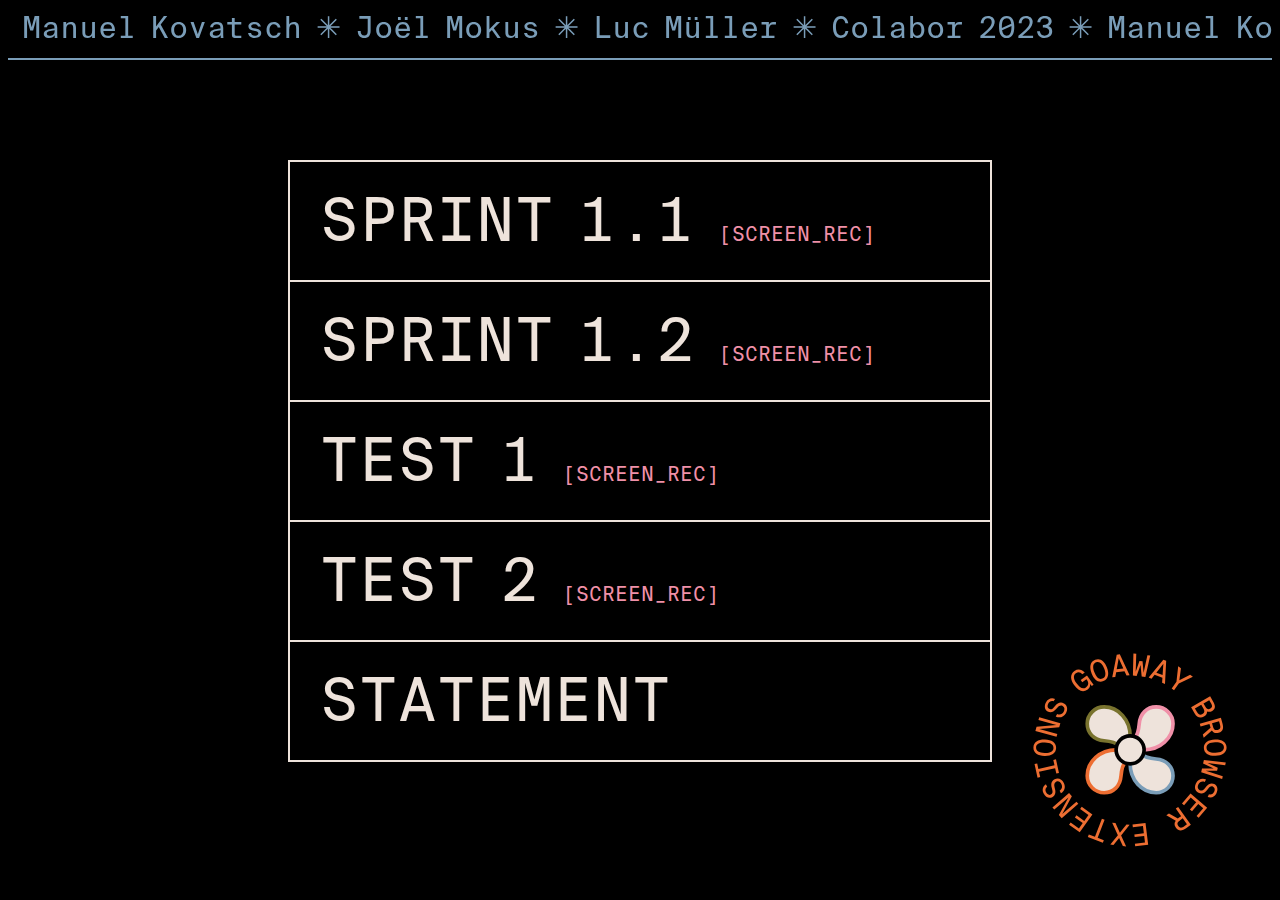
<file: index.html>
<!DOCTYPE html>
<html lang="en">
<head>
  <meta charset="UTF-8">
  <meta http-equiv="X-UA-Compatible" content="IE=edge">
  <meta name="viewport" content="width=device-width, initial-scale=1.0">
  <title>Document</title>
  <link rel="stylesheet" href="style.css">
</head>
<body>

    <div class="marquee">
      <div class="track">
        <div class="content">&nbsp;Manuel Kovatsch &#10035 Joël Mokus &#10035 Luc Müller &#10035 Colabor 2023 &#10035 Manuel Kovatsch &#10035 Joël Mokus &#10035 Luc Müller &#10035 Colabor 2023 &#10035 Manuel Kovatsch &#10035 Joël Mokus &#10035 Luc Müller &#10035 Colabor 2023 &#10035 Manuel Kovatsch &#10035 Joël Mokus &#10035 Luc Müller &#10035 Colabor 2023 &#10035 </div>
        <!-- <div class="content">&nbsp;Manuel Kovatsch – Joël Mokus – Luc Müller – Colabor 2023 –</div> -->
        <!-- <div class="content">&nbsp;Manuel Kovatsch ♥ Joël Mokus ♥ Luc Müller ♥ Colabor 2023 ♥ Manuel Kovatsch ♥ Joël Mokus ♥ Luc Müller ♥ Colabor 2023 ♥ Manuel Kovatsch ♥ Joël Mokus ♥ Luc Müller ♥ Colabor 2023 ♥ Manuel Kovatsch ♥ Joël Mokus ♥ Luc Müller ♥ Colabor 2023 ♥ </div> -->

      </div>
    </div>

    <div class="spin">
      <div class="spinning">
        <a href="goaway.html">
      <img src="font/goaway-spin.svg" alt="">
        </a>
      </div>
    </div>

  <div class="table">

    <div class="border-out">

        <div class="link-div">
          <p class="links">

            <a href="sprint-1-1/index.html">
            SPRINT 1.1
            </a>

            <a href="font/SPRINT1_screen.m4v" class="screenrec">
              [SCREEN_REC]
            </a>

          </p>
        </div>
  
      
        <div class="link-div">
          <p class="links">

            <a href="sprint-1-2/index.html">
            SPRINT 1.2
            </a>

            <a href="font/SPRINT2_screen.m4v" class="screenrec">
              [SCREEN_REC]
            </a>

          </p>
        </div>

        <div class="link-div">
          <p class="links">

            <a href="test/goaway-1.html">
            TEST 1
            </a>

            <a href="font/TEST1_Screen.mp4" target="_blank" class="screenrec">
              [SCREEN_REC]
            </a>

          </p>
        </div>

        <div class="link-div">
          <p class="links">

            <a href="test/goaway-2.html">
            TEST 2
            </a>

            <a href="font/TEST2_Screen.mp4" target="_blank" class="screenrec">
              [SCREEN_REC]
            </a>

          </p>
        </div>

        <div class="link-div" id="noborder">
          <p class="links">
            <a href="statement.html">
              Statement
            </a>
          </p>

        </div>

    </div>

  </div>
  
</body>
</html>
</file>
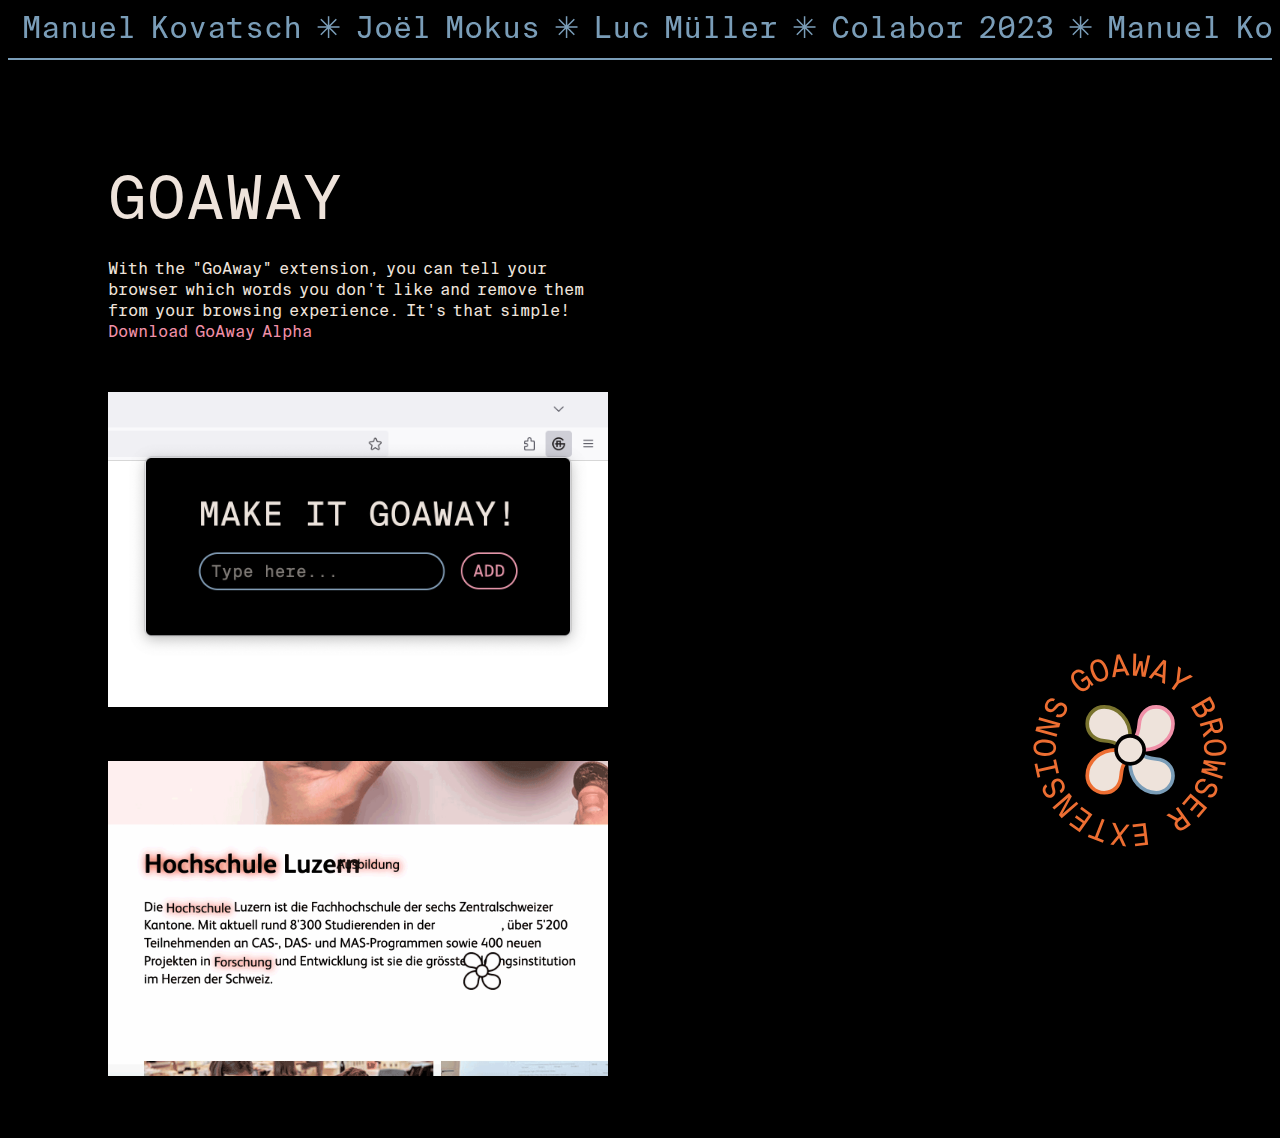
<file: goaway.html>
<!DOCTYPE html>
<html lang="en">
<head>
  <meta charset="UTF-8">
  <meta http-equiv="X-UA-Compatible" content="IE=edge">
  <meta name="viewport" content="width=device-width, initial-scale=1.0">
  <title>Document</title>
  <link rel="stylesheet" href="style.css">
</head>
<body>

  <div>

    <div class="marquee">
      <div class="track">
        <div class="content">&nbsp;Manuel Kovatsch &#10035 Joël Mokus &#10035 Luc Müller &#10035 Colabor 2023 &#10035 Manuel Kovatsch &#10035 Joël Mokus &#10035 Luc Müller &#10035 Colabor 2023 &#10035 Manuel Kovatsch &#10035 Joël Mokus &#10035 Luc Müller &#10035 Colabor 2023 &#10035 Manuel Kovatsch &#10035 Joël Mokus &#10035 Luc Müller &#10035 Colabor 2023 &#10035 </div>
        <!-- <div class="content">&nbsp;Manuel Kovatsch – Joël Mokus – Luc Müller – Colabor 2023 –</div> -->
        <!-- <div class="content">&nbsp;Manuel Kovatsch ♥ Joël Mokus ♥ Luc Müller ♥ Colabor 2023 ♥ Manuel Kovatsch ♥ Joël Mokus ♥ Luc Müller ♥ Colabor 2023 ♥ Manuel Kovatsch ♥ Joël Mokus ♥ Luc Müller ♥ Colabor 2023 ♥ Manuel Kovatsch ♥ Joël Mokus ♥ Luc Müller ♥ Colabor 2023 ♥ </div> -->

      </div>
    </div>

    <div class="spin">
      <div class="spinning">
      <img src="font/goaway-spin.svg" alt="">
      </div>
    </div>

    <div main>      

      <div class="text-div">
        <p class="statement-title">
          GoAway
        </p>

        <p class="statement">
          With the "GoAway" extension, you can tell your browser which words you don't like and remove them from your browsing experience. It's that simple! <a id="here" href="font/GoAway.zip">Download GoAway Alpha</a>
        </p>

        <img src="font/Screen_1.png" width="500" class="imgs">
        <img src="font/Screen_2.gif" width="500" class="imgs">
      </div>



    </div>

  </div>
  
</body>
</html>
</file>
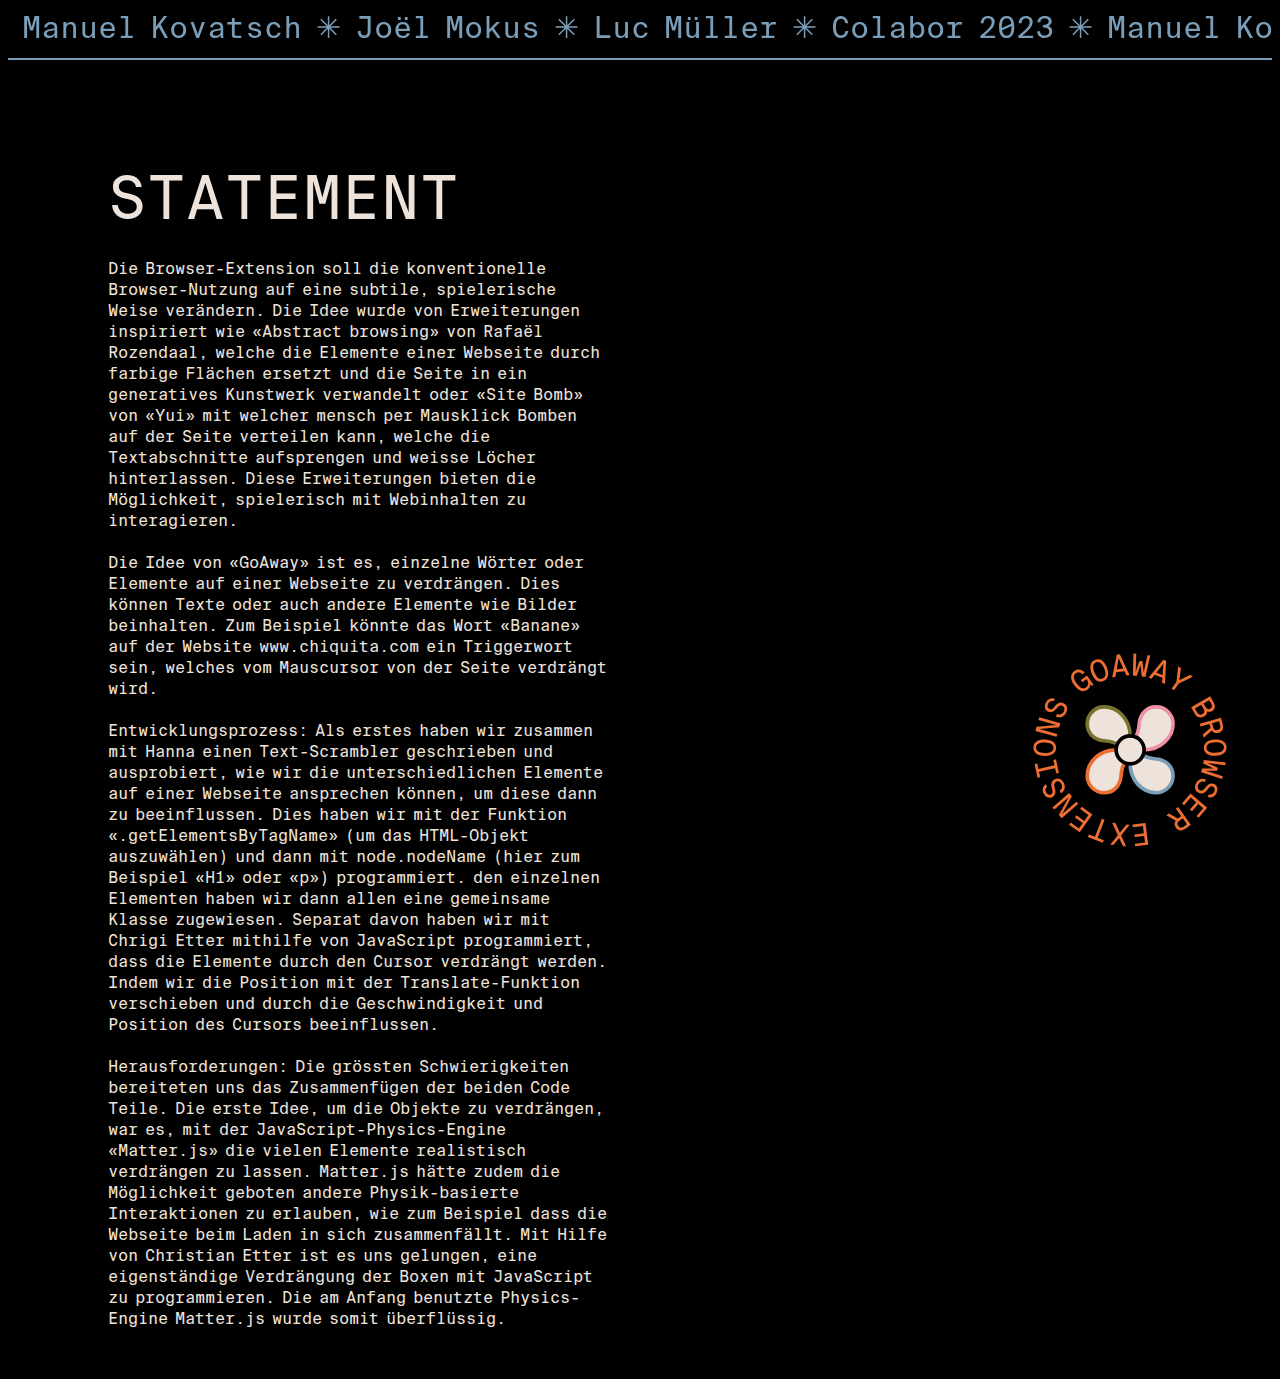
<file: statement.html>
<!DOCTYPE html>
<html lang="en">
<head>
  <meta charset="UTF-8">
  <meta http-equiv="X-UA-Compatible" content="IE=edge">
  <meta name="viewport" content="width=device-width, initial-scale=1.0">
  <title>Document</title>
  <link rel="stylesheet" href="style.css">
</head>
<body>

  <div>

    <div class="marquee">
      <div class="track">
        <div class="content">&nbsp;Manuel Kovatsch &#10035 Joël Mokus &#10035 Luc Müller &#10035 Colabor 2023 &#10035 Manuel Kovatsch &#10035 Joël Mokus &#10035 Luc Müller &#10035 Colabor 2023 &#10035 Manuel Kovatsch &#10035 Joël Mokus &#10035 Luc Müller &#10035 Colabor 2023 &#10035 Manuel Kovatsch &#10035 Joël Mokus &#10035 Luc Müller &#10035 Colabor 2023 &#10035 </div>
        <!-- <div class="content">&nbsp;Manuel Kovatsch – Joël Mokus – Luc Müller – Colabor 2023 –</div> -->
        <!-- <div class="content">&nbsp;Manuel Kovatsch ♥ Joël Mokus ♥ Luc Müller ♥ Colabor 2023 ♥ Manuel Kovatsch ♥ Joël Mokus ♥ Luc Müller ♥ Colabor 2023 ♥ Manuel Kovatsch ♥ Joël Mokus ♥ Luc Müller ♥ Colabor 2023 ♥ Manuel Kovatsch ♥ Joël Mokus ♥ Luc Müller ♥ Colabor 2023 ♥ </div> -->

      </div>
    </div>

    <div class="spin">
      <div class="spinning">
      <img src="font/goaway-spin.svg" alt="">
      </div>
    </div>

    <div main>      

      <div class="text-div">
        <p class="statement-title">
          Statement
        </p>

        <p class="statement">
          Die Browser-Extension soll die konventionelle Browser-Nutzung auf eine subtile, spielerische Weise verändern. Die Idee wurde von Erweiterungen inspiriert wie «Abstract browsing» von Rafaël Rozendaal, welche die Elemente einer Webseite durch farbige Flächen ersetzt und die Seite in ein generatives Kunstwerk verwandelt oder «Site Bomb» von «Yui» mit welcher mensch per Mausklick Bomben auf der Seite verteilen kann, welche die Textabschnitte aufsprengen und weisse Löcher hinterlassen. Diese Erweiterungen bieten die Möglichkeit, spielerisch mit Webinhalten zu interagieren.<br> <br>

Die Idee von «GoAway» ist es, einzelne Wörter oder Elemente auf einer Webseite zu verdrängen. Dies können Texte oder auch andere Elemente wie Bilder beinhalten. Zum Beispiel könnte das Wort «Banane» auf der Website www.chiquita.com ein Triggerwort sein, welches vom Mauscursor von der Seite verdrängt wird.<br> <br>

Entwicklungsprozess:
Als erstes haben wir zusammen mit Hanna einen Text-Scrambler geschrieben und ausprobiert, wie wir die unterschiedlichen Elemente auf einer Webseite ansprechen können, um diese dann zu beeinflussen. 
Dies haben wir mit der Funktion «.getElementsByTagName» (um das HTML-Objekt auszuwählen) und dann mit node.nodeName (hier zum Beispiel «H1» oder «p») programmiert. den einzelnen Elementen haben wir dann allen eine gemeinsame Klasse zugewiesen.
Separat davon haben wir mit Chrigi Etter mithilfe von JavaScript programmiert, dass die Elemente durch den Cursor verdrängt werden. Indem wir die Position mit der Translate-Funktion verschieben und durch die Geschwindigkeit und Position des Cursors beeinflussen.<br> <br>

Herausforderungen:
Die grössten Schwierigkeiten bereiteten uns das Zusammenfügen der beiden Code Teile. 
Die erste Idee, um die Objekte zu verdrängen, war es, mit der JavaScript-Physics-Engine «Matter.js» die vielen Elemente realistisch verdrängen zu lassen. Matter.js hätte zudem die Möglichkeit geboten andere Physik-basierte Interaktionen zu erlauben, wie zum Beispiel dass die Webseite beim Laden in sich zusammenfällt.  Mit Hilfe von Christian Etter ist es uns gelungen, eine eigenständige Verdrängung der Boxen mit JavaScript zu programmieren. Die am Anfang benutzte Physics-Engine Matter.js wurde somit überflüssig. 


        </p>
      </div>



    </div>

  </div>
  
</body>
</html>
</file>
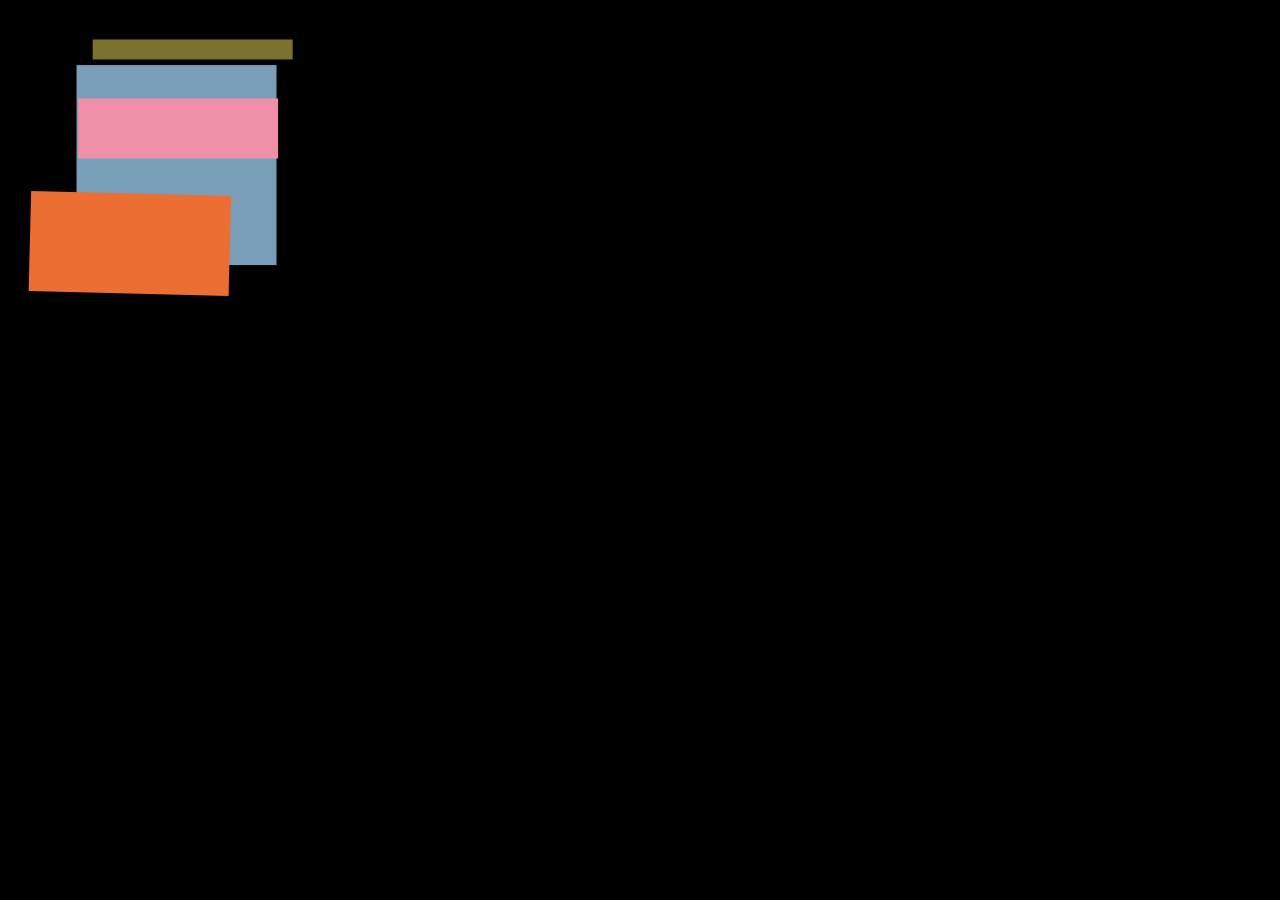
<file: test/goaway-1.html>
<!doctype html>
<html>

<head>
    <title>Test</title>
    <meta charset="utf-8">
    

</head>

<body style="margin: 0; background-color: black;">
    <div style="position: fixed; width: 200px; height: 200px; background-color: #7a9db8;"></div>
    <div style="position: fixed; width: 200px; height: 20px; background-color: #79732e;"></div>
    <div style="position: fixed; width: 200px; height: 100px; background-color: #ed6e32;"></div>
    <div style="position: fixed; width: 200px; height: 60px; background-color: #f090a8;"></div>
    <script>


        let mouse = { x: 0, y: 0 };
        document.addEventListener('mousemove', (event) => {
            mouse = { x: event.clientX, y: event.clientY };
        });

        const elements = document.getElementsByTagName("div");

        let momentum = [];
        for (let i = 0; i < elements.length; i++) {
            momentum.push({ pos: { x: Math.random()*100, y: Math.random()*100 }, speed: { x: 0, y: 0 } });

        }

        let originalPositions = [];
        for (let i = 0; i < elements.length; i++) {
            const originalPosition = { x: Math.random() * 100 + 100, y: Math.random() * 100 + 100 };
            momentum.push({ pos: { x: originalPosition.x, y: originalPosition.y }, speed: { x: 0, y: 0 } });
            originalPositions.push(originalPosition);
        }

        const distanz = 100;

        function distance(a, b) {
            var aa = a.x - b.x;
            var bb = a.y - b.y;
            return Math.sqrt(aa * aa + bb * bb);
        }

        let step = 0;
        function loop() {

            for (let i = 0; i < elements.length; i++) {

                if (distance(mouse, momentum[i].pos) < distanz) {
                    momentum[i].speed.x += ((momentum[i].pos.x - mouse.x)) / 200;
                    momentum[i].speed.y += ((momentum[i].pos.y - mouse.y)) / 200;
                }
                elements[i].style.transform = "translateX(" + (momentum[i].pos.x) + "px) translateY(" + (momentum[i].pos.y) + "px) rotate(" + (Math.abs(momentum[i].speed.y) * Math.abs(momentum[i].speed.x) * 2) + "deg)";

                momentum[i].pos.x += momentum[i].speed.x;
                momentum[i].pos.y += momentum[i].speed.y;

                momentum[i].speed.x *= 0.98;
                momentum[i].speed.y *= 0.98;

            }


            step++;
            requestAnimationFrame(loop);
        }

        loop();

    </script>
</body>

</html>
</file>
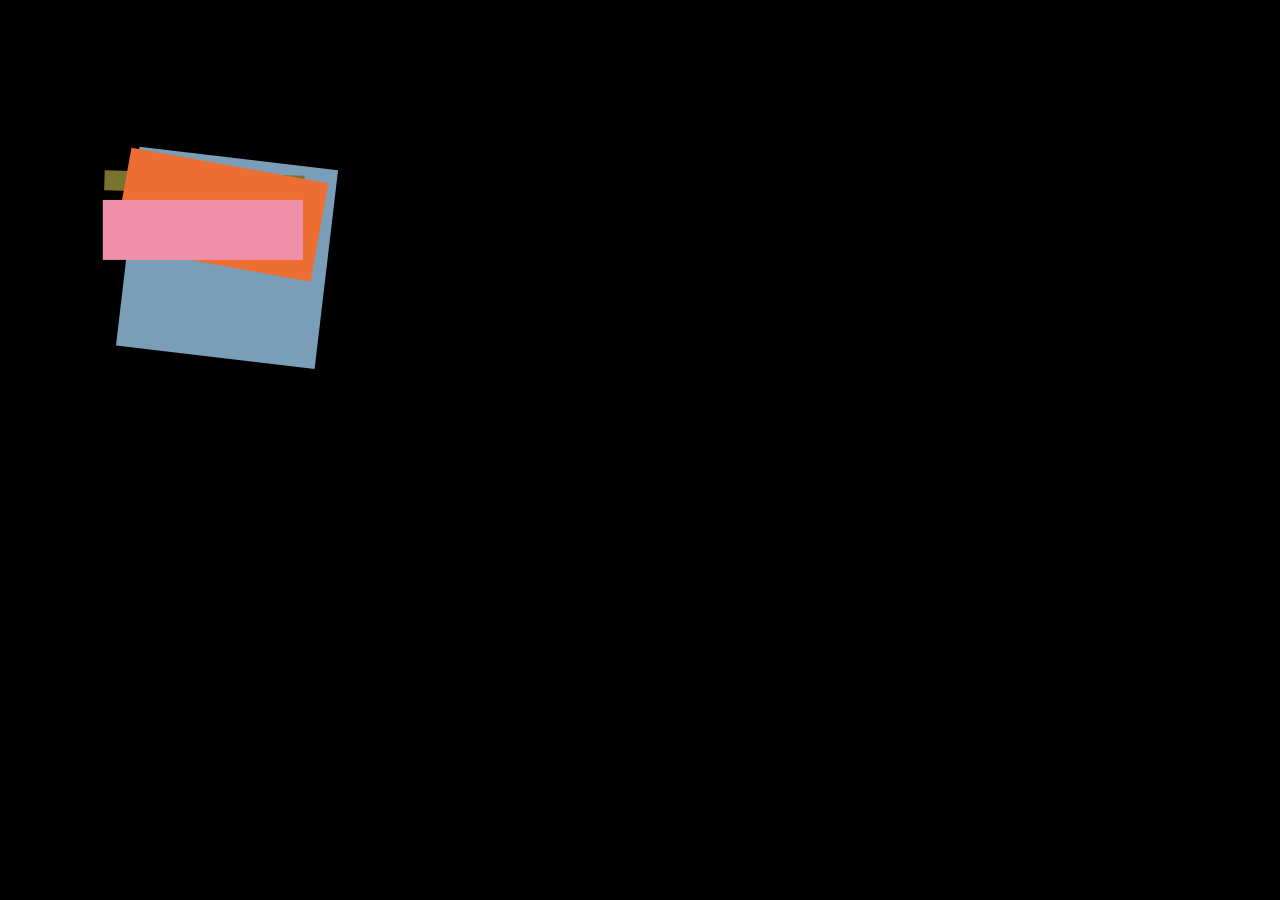
<file: test/goaway-2.html>
<!doctype html>
<html>
<head>
    <title>Test</title>
    <meta charset="utf-8">
</head>
<body style="margin: 0; background-color: black;">
    <div style="position: fixed; width: 200px; height: 200px; background-color: #7a9db8;"></div>
    <div style="position: fixed; width: 200px; height: 20px; background-color: #79732e;"></div>
    <div style="position: fixed; width: 200px; height: 100px; background-color: #ed6e32;"></div>
    <div style="position: fixed; width: 200px; height: 60px; background-color: #f090a8;"></div>
    <script>
        let mouse = { x: 0, y: 0 };
        document.addEventListener('mousemove', (event) => {
            mouse = { x: event.clientX, y: event.clientY };
        });

        const elements = document.getElementsByTagName("div");

        let momentum = [];
        let originalPositions = [];
        for (let i = 0; i < elements.length; i++) {
            const originalPosition = { x: Math.random() * 100 + 100, y: Math.random() * 100 + 100 };
            momentum.push({ pos: { x: originalPosition.x, y: originalPosition.y }, speed: { x: 0, y: 0 } });
            originalPositions.push(originalPosition);
        }

        const distanz = 200;

        function distance(a, b) {
            var aa = a.x - b.x;
            var bb = a.y - b.y;
            return Math.sqrt(aa * aa + bb * bb);
        }

        let step = 0;
        function loop() {
            for (let i = 0; i < elements.length; i++) {
                if (distance(mouse, momentum[i].pos) < distanz) {
                    momentum[i].speed.x += ((momentum[i].pos.x - mouse.x)) / 200;
                    momentum[i].speed.y += ((momentum[i].pos.y - mouse.y)) / 200;
                } else {
                    momentum[i].speed.x += ((originalPositions[i].x - momentum[i].pos.x)) / 200;
                    momentum[i].speed.y += ((originalPositions[i].y - momentum[i].pos.y)) / 200;
                }
                elements[i].style.transform = "translateX(" + (momentum[i].pos.x) + "px) translateY(" + (momentum[i].pos.y) + "px) rotate(" + (Math.abs(momentum[i].speed.y) * Math.abs(momentum[i].speed.x) * 2) + "deg)";

                momentum[i].pos.x += momentum[i].speed.x;
                momentum[i].pos.y += momentum[i].speed.y;

                momentum[i].speed.x *= 0.98;
                momentum[i].speed.y *= 0.98;
            }

            step++;
            requestAnimationFrame(loop);
        }

        loop();
    </script>
</body>
</html>
</file>
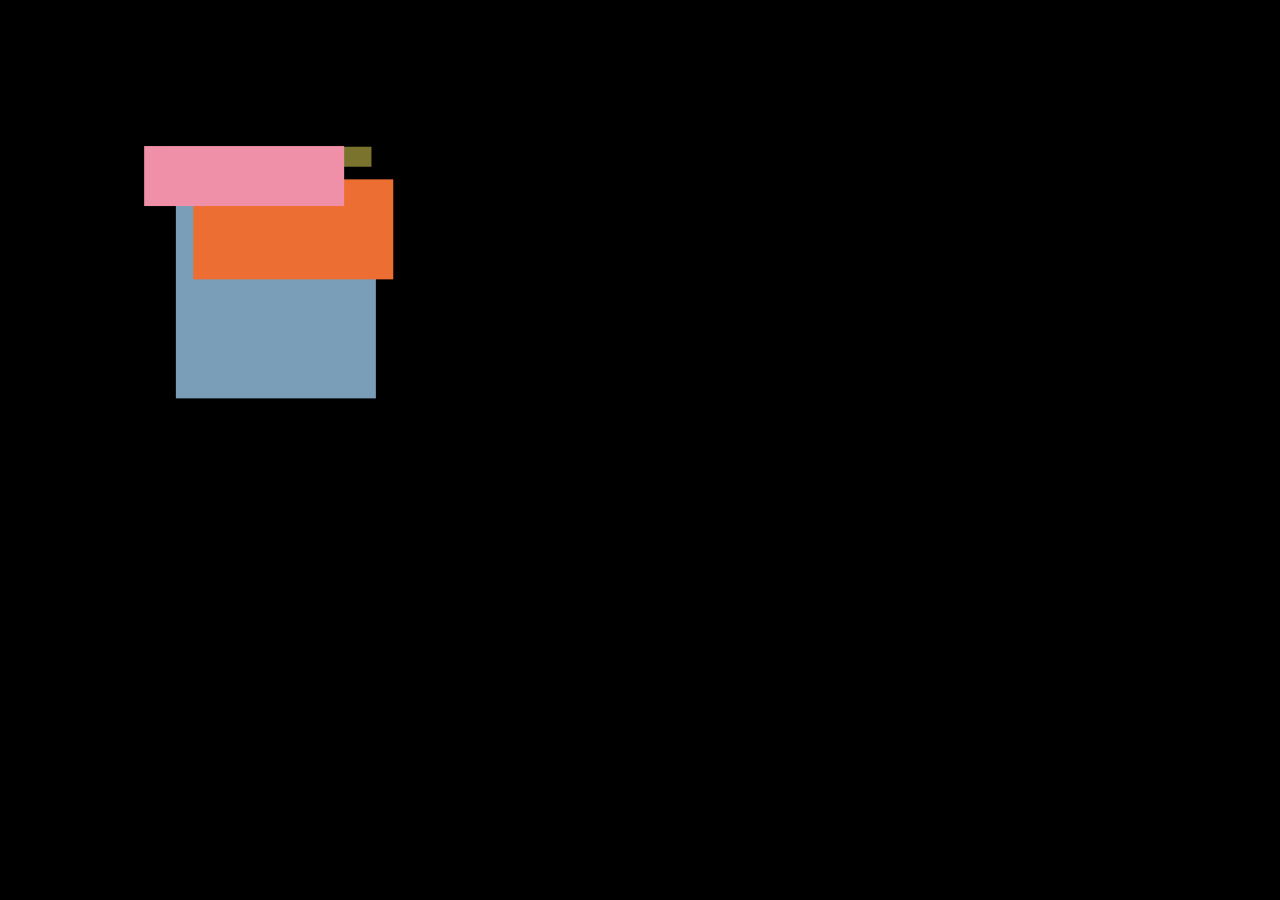
<file: test/goaway-3.html>
<!doctype html>
<html>
<head>
    <title>Test</title>
    <meta charset="utf-8">
</head>
<body style="margin: 0; background-color: black;">
    <div style="position: fixed; width: 200px; height: 200px; background-color: #7a9db8;"></div>
    <div style="position: fixed; width: 200px; height: 20px; background-color: #79732e;"></div>
    <div style="position: fixed; width: 200px; height: 100px; background-color: #ed6e32;"></div>
    <div style="position: fixed; width: 200px; height: 60px; background-color: #f090a8;"></div>
    <script>
        let mouse = { x: 0, y: 0 };
        document.addEventListener('mousemove', (event) => {
            mouse = { x: event.clientX, y: event.clientY };
        });

        const elements = document.getElementsByTagName("div");

        let momentum = [];
        let originalPositions = [];
        for (let i = 0; i < elements.length; i++) {
            const originalPosition = { x: Math.random() * 100 + 100, y: Math.random() * 100 + 100 };
            momentum.push({ pos: { x: originalPosition.x, y: originalPosition.y }, speed: { x: 0, y: 0 } });
            originalPositions.push(originalPosition);
        }

        const distanz = 200;

        function distance(a, b) {
            var aa = a.x - b.x;
            var bb = a.y - b.y;
            return Math.sqrt(aa * aa + bb * bb);
        }

        let step = 0;
        function loop() {
            for (let i = 0; i < elements.length; i++) {
                if (distance(mouse, momentum[i].pos) < distanz) {
                    momentum[i].speed.x += ((momentum[i].pos.x - mouse.x)) / 200;
                    momentum[i].speed.y += ((momentum[i].pos.y - mouse.y)) / 200;
                } else {
                    momentum[i].speed.x += ((originalPositions[i].x - momentum[i].pos.x)) / 200;
                    momentum[i].speed.y += ((originalPositions[i].y - momentum[i].pos.y)) / 200;
                }
                elements[i].style.transform = "translateX(" + (momentum[i].pos.x) + "px) translateY(" + (momentum[i].pos.y) + "px)";

                momentum[i].pos.x += momentum[i].speed.x;
                momentum[i].pos.y += momentum[i].speed.y;

                momentum[i].speed.x *= 0.98;
                momentum[i].speed.y *= 0.98;
            }

            step++;
            requestAnimationFrame(loop);
        }

        loop();
    </script>
</body>
</html>
</file>
<file: style.css>
@font-face {
	font-family: 'SuisseIntlMono-Regular';
	src: url('font/SuisseIntlMono-Regular.otf');
	font-weight: normal;
	font-style: normal;
}


body {
    background-color: black;
}


p {
    font-family: 'SuisseIntlMono-Regular', sans-serif;
    font-weight: 400;
    font-size: 16px;
    word-spacing: -3px;
    color: #eee3db;
    margin: 0;
    text-align:left;
    padding-bottom: 20px;
    text-decoration: none;
}

.spin {
  width: 200px;
  height: 200px;
  position: fixed;
  right: 50px;
  bottom: 50px;
  animation: spinAnimation 8s linear infinite;
}

@keyframes spinAnimation {
  0% {
    transform: rotate(0deg);
  }
  
  100% {
    transform: rotate(360deg);
  }
}

.link-div { 
  border-bottom: #eee3db solid 2px;
  padding-left: 30px;
  padding-top: 20px;
}

#noborder {

  border-bottom: none;

}

.links {
    font-family: 'SuisseIntlMono-Regular', sans-serif;
    font-weight: 400;
    font-size: 60px;
    margin: 0;
    text-transform: uppercase;
    padding-bottom: 20px;
    text-decoration: none;
    word-spacing: -15px;
}

.statement-title {
  font-family: 'SuisseIntlMono-Regular', sans-serif;
  font-weight: 400;
  font-size: 60px;
  color: #eee3db;
  margin: 0;
  text-transform: uppercase;
  padding-bottom: 20px;
  text-decoration: none;
  word-spacing: -15px;

 
}

.text-div {
  margin-left: 100px;
  width: 500px;
}

a {
  text-decoration: none;
  color: #eee3db;
}

a:hover {
  text-decoration: none;
  color: #79732e;
  transition: 0.2s;
}

.screenrec {
  color: #f090a8;
  transition: 0.2s;

  font-size: 20px;
}

.screenrec:hover {
  color: #ed6e32;
  transition: 0.2s;

}

.main {
  display:block;
  background-color: #ed6e32;
}

.marquee {
  position: relative;
  width: 100vw;
  max-width: 100%;
  height: 50px;
  overflow-x: hidden;
  margin-bottom: 100px;

  font-family: 'SuisseIntlMono-Regular', sans-serif;
  font-weight: 400;
  font-size: 30px;
  color: #7a9db8;
  word-spacing: -5px;

  border-bottom: solid 2px #7a9db8;
}

.track {
  position: absolute;
  white-space: nowrap;
  will-change: transform;
  animation: marquee 32s linear infinite;
}

@keyframes marquee {
  from { transform: translateX(0); }
  to { transform: translateX(-50%); }
}

.border-out {

  left: 50%;
  border: #eee3db solid 2px;
  width: 700px;

}

.table {
  display: flex;
  justify-content: center;
  align-items: center;
}

#here {

  color: #f090a8;

}

.statement {

  margin-bottom: 30px;

}

.imgs {

  margin-bottom: 50px;

}
</file>
